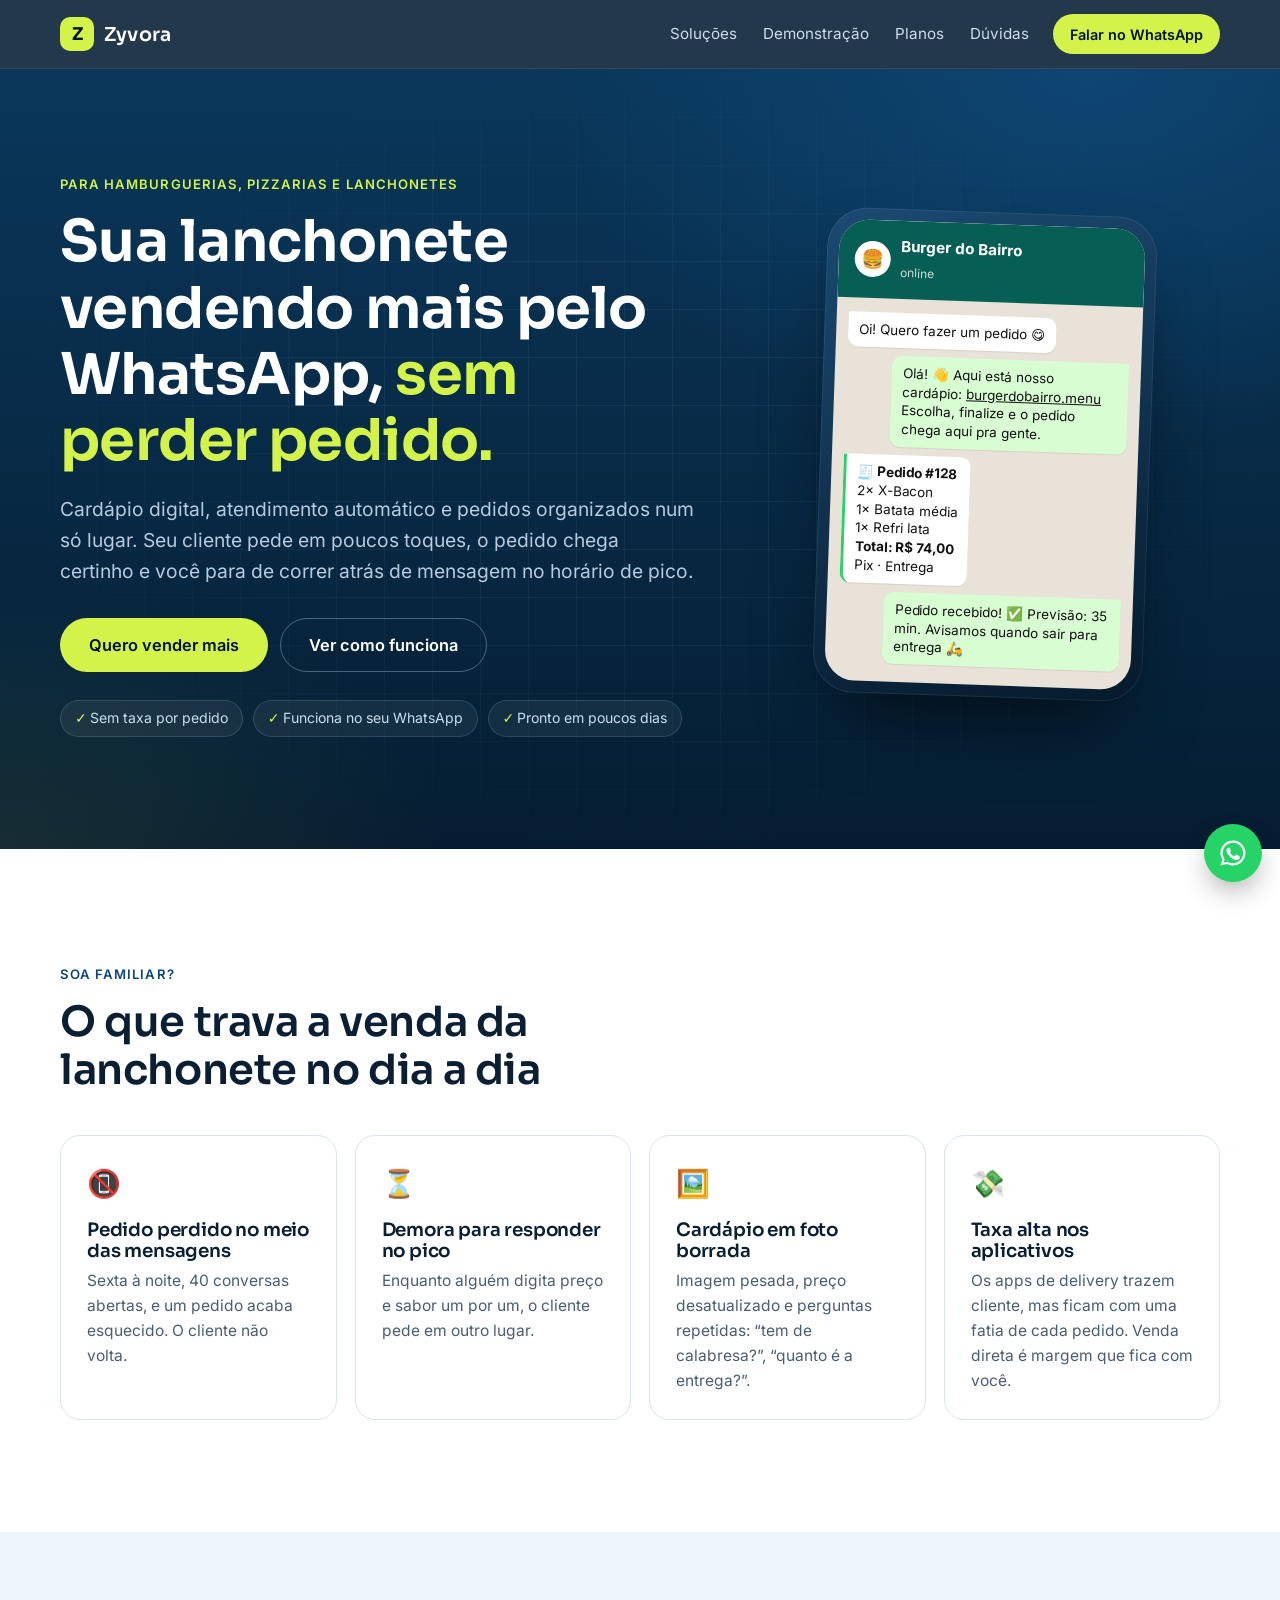
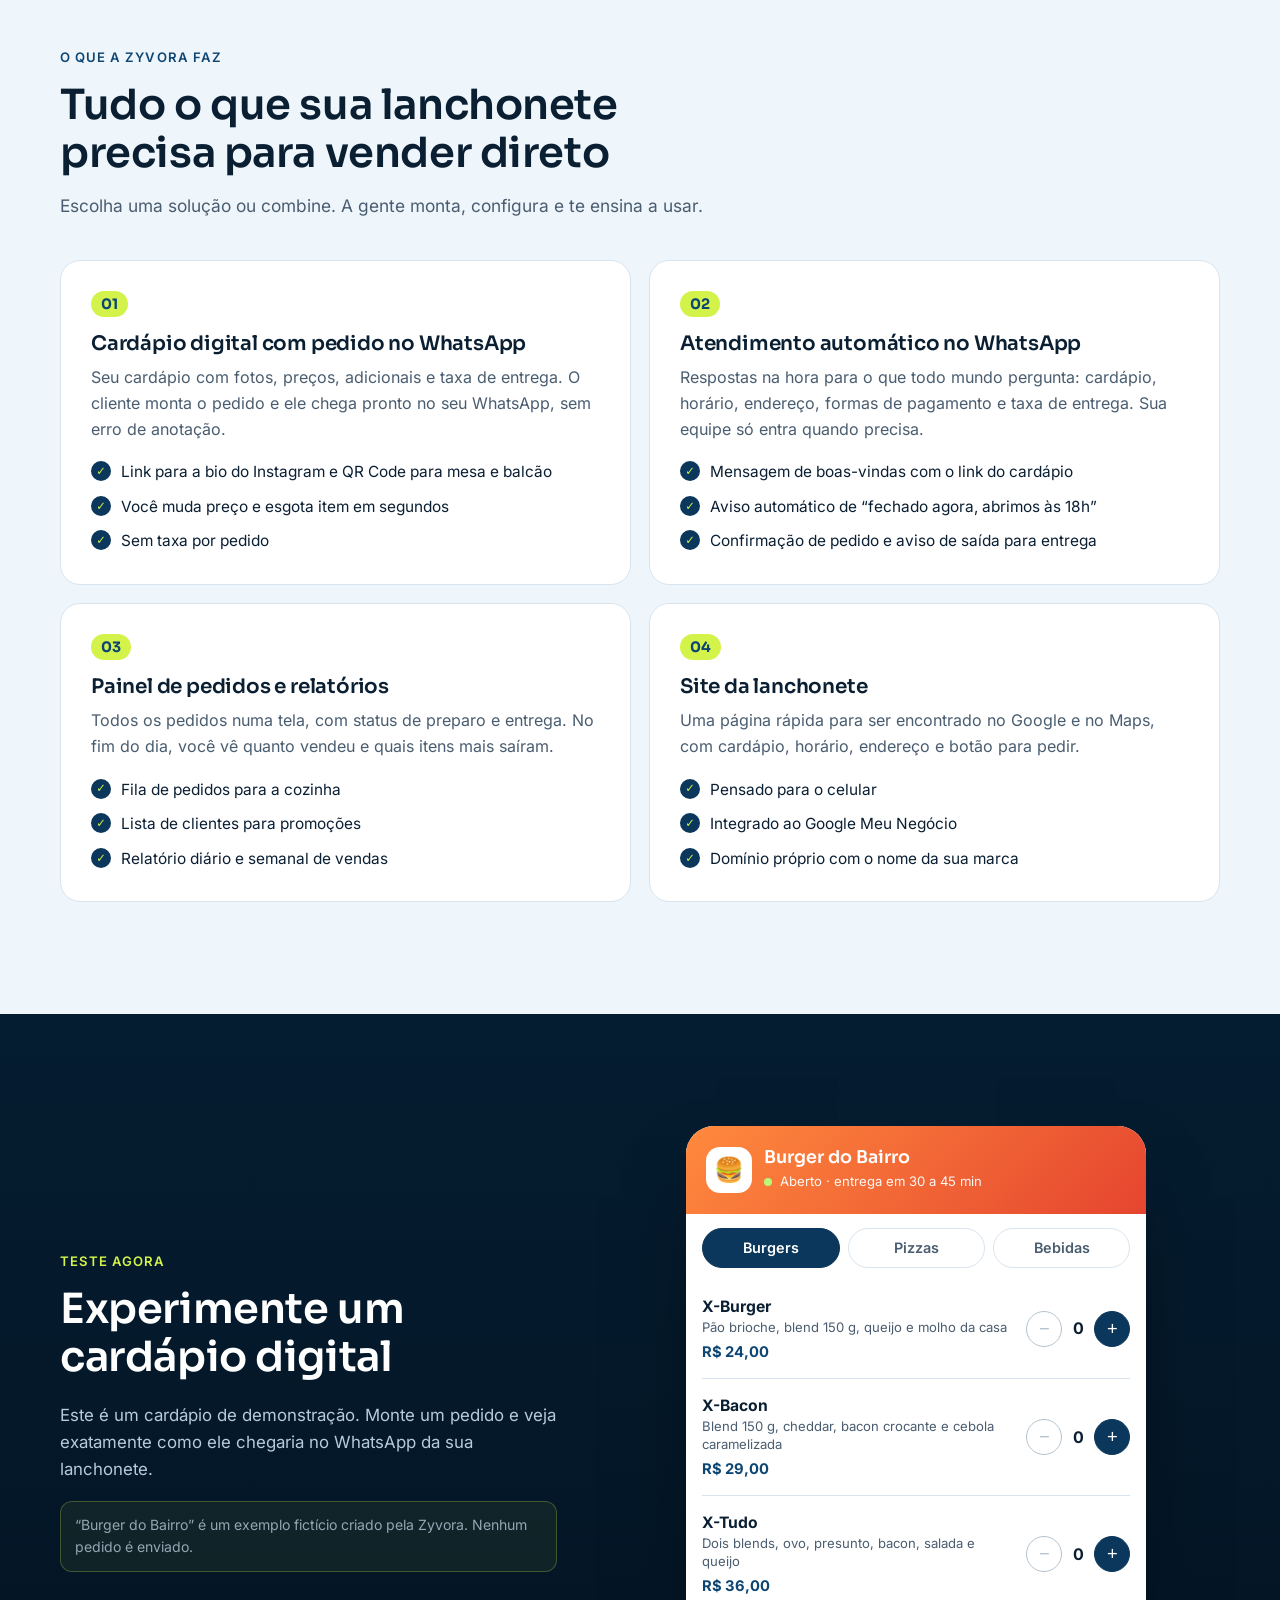
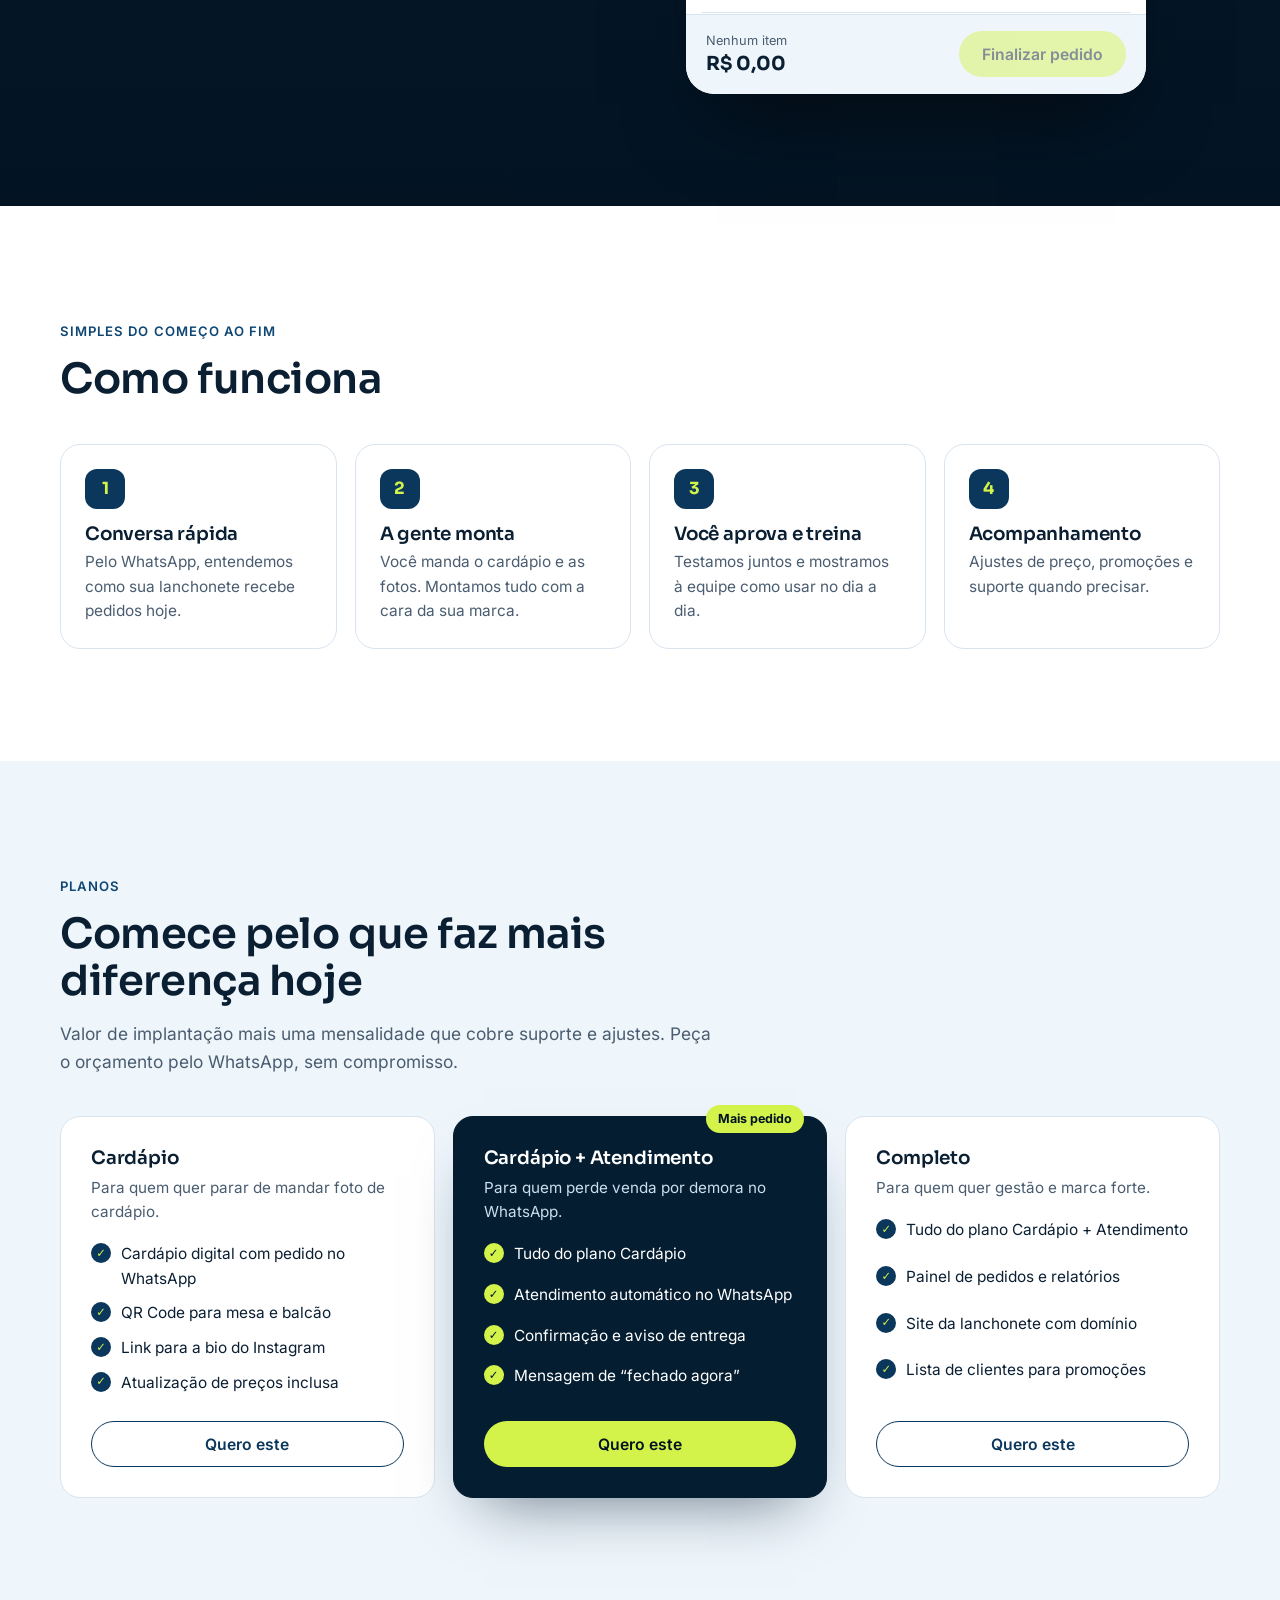
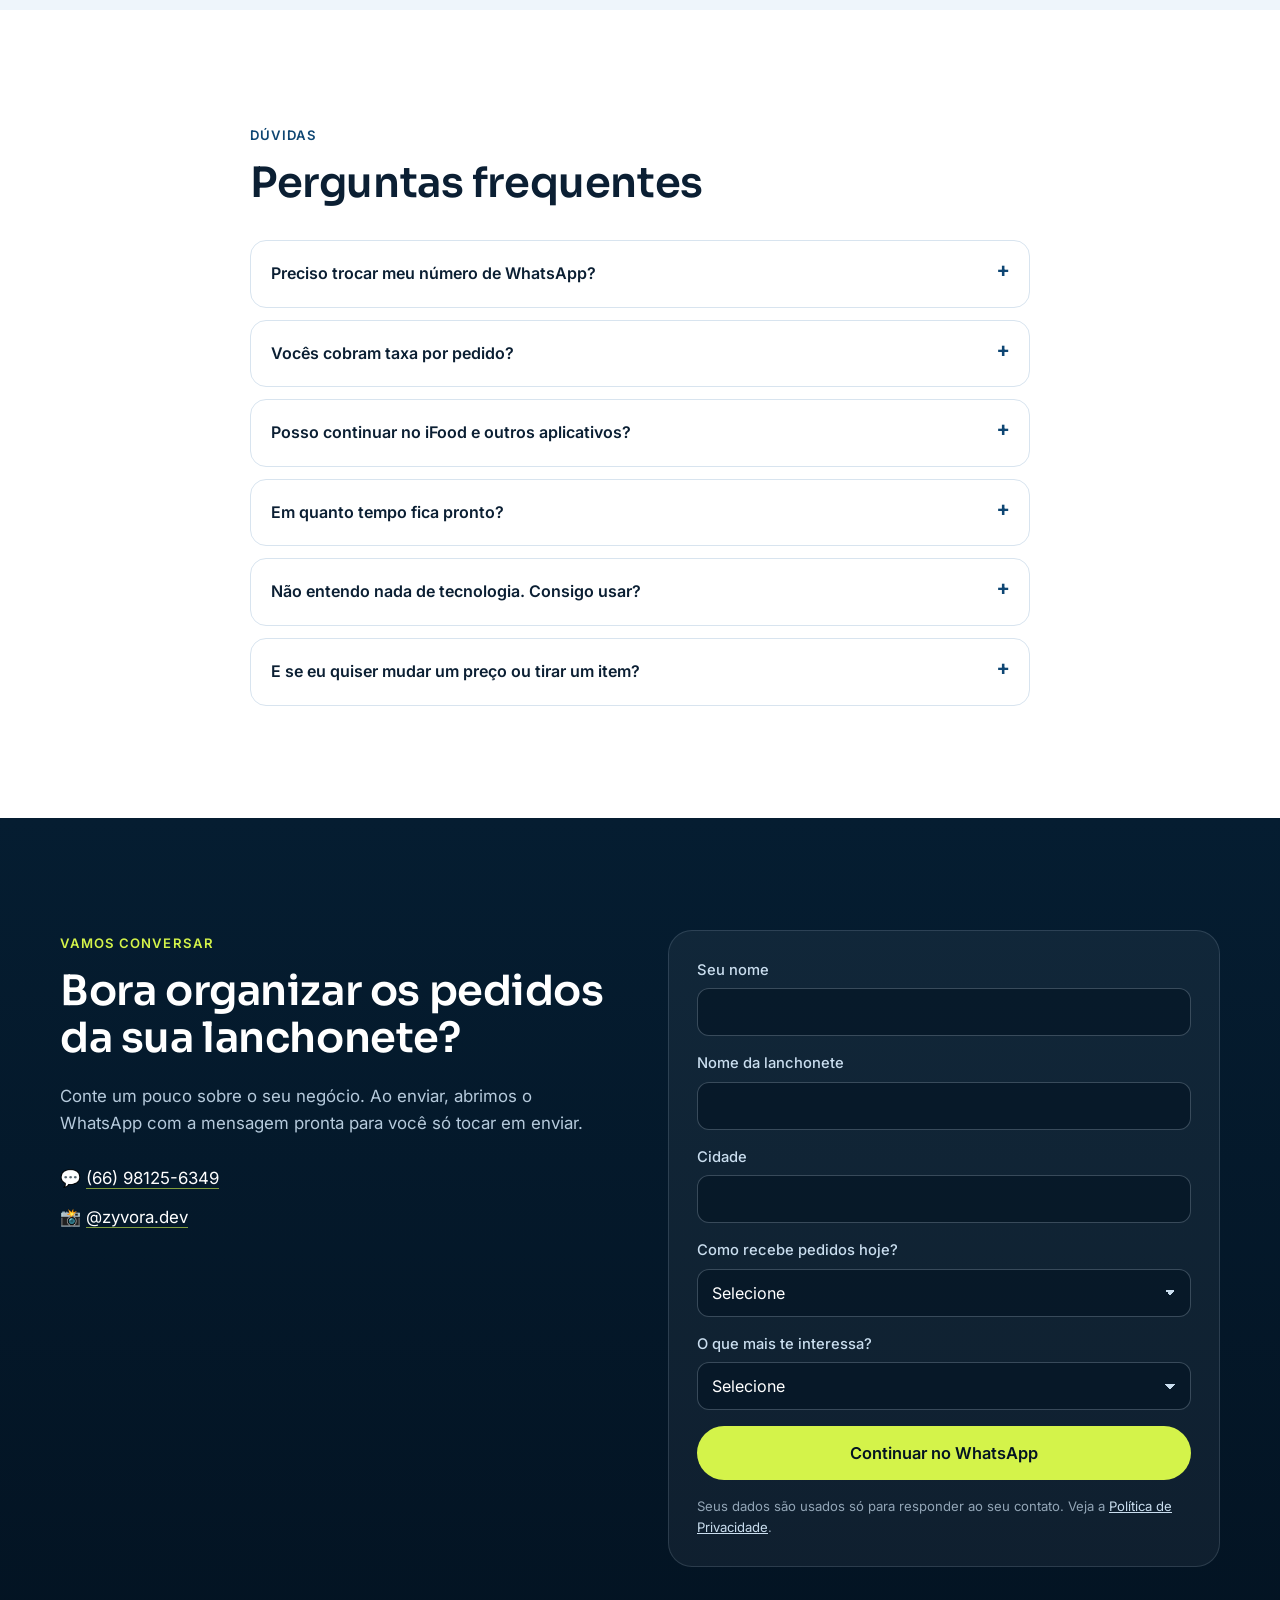
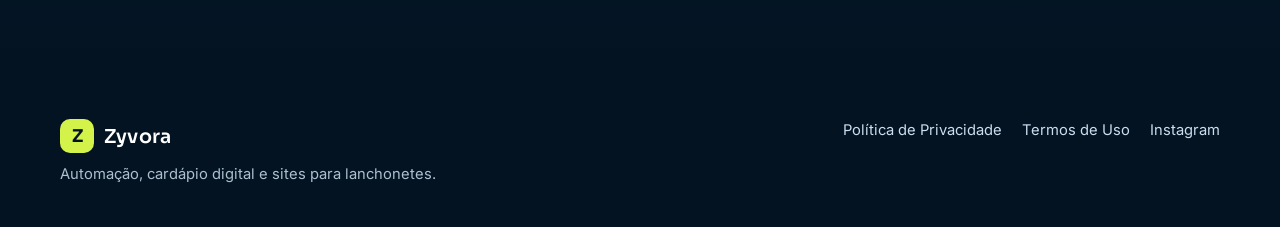
<file: index.html>
<!doctype html>
<html lang="pt-BR">
<head>
  <meta charset="utf-8">
  <meta name="viewport" content="width=device-width, initial-scale=1, viewport-fit=cover">
  <title>Zyvora · Automação e cardápio digital para lanchonetes</title>
  <meta name="description" content="A Zyvora organiza os pedidos da sua lanchonete: cardápio digital com pedido pelo WhatsApp, atendimento automático e painel de pedidos. Menos pedido perdido, mais venda direta.">
  <meta name="theme-color" content="#051d31">
  <meta property="og:title" content="Zyvora · Sua lanchonete vendendo mais pelo WhatsApp">
  <meta property="og:description" content="Cardápio digital, atendimento automático e pedidos organizados para hamburguerias, pizzarias e lanchonetes.">
  <meta property="og:type" content="website">
  <meta property="og:locale" content="pt_BR">
  <link rel="icon" href="assets/favicon.svg" type="image/svg+xml">
  <link rel="preload" href="assets/fonts/sora-latin.woff2" as="font" type="font/woff2" crossorigin>
  <link rel="preload" href="assets/fonts/inter-latin.woff2" as="font" type="font/woff2" crossorigin>
  <link rel="stylesheet" href="assets/styles.css">
</head>
<body>
  <a class="skip" href="#conteudo">Pular para o conteúdo</a>

  <header class="topbar" id="topo">
    <div class="wrap topbar__inner">
      <a class="brand" href="#topo" aria-label="Zyvora, voltar ao início">
        <span class="brand__mark" aria-hidden="true">Z</span>
        <span class="brand__name">Zyvora</span>
      </a>
      <nav class="nav" aria-label="Principal">
        <a href="#solucoes">Soluções</a>
        <a href="#demo">Demonstração</a>
        <a href="#planos">Planos</a>
        <a href="#duvidas">Dúvidas</a>
      </nav>
      <a class="btn btn--lime btn--sm" data-wa="Olá, Zyvora! Tenho uma lanchonete e quero saber mais." href="#contato">Falar no WhatsApp</a>
    </div>
  </header>

  <main id="conteudo">
    <!-- HERO -->
    <section class="hero on-dark">
      <div class="hero__bg" aria-hidden="true"></div>
      <div class="wrap hero__grid">
        <div>
          <p class="eyebrow">Para hamburguerias, pizzarias e lanchonetes</p>
          <h1>Sua lanchonete vendendo mais pelo WhatsApp, <span class="hl">sem perder pedido.</span></h1>
          <p class="lead">Cardápio digital, atendimento automático e pedidos organizados num só lugar. Seu cliente pede em poucos toques, o pedido chega certinho e você para de correr atrás de mensagem no horário de pico.</p>
          <div class="hero__cta">
            <a class="btn btn--lime btn--lg" data-wa="Olá, Zyvora! Quero organizar os pedidos da minha lanchonete." href="#contato">Quero vender mais</a>
            <a class="btn btn--ghost btn--lg" href="#demo">Ver como funciona</a>
          </div>
          <ul class="hero__chips" aria-label="Destaques">
            <li>Sem taxa por pedido</li>
            <li>Funciona no seu WhatsApp</li>
            <li>Pronto em poucos dias</li>
          </ul>
        </div>

        <div class="phone" aria-hidden="true">
          <div class="phone__screen">
            <div class="chat__head">
              <span class="chat__avatar">🍔</span>
              <div><strong>Burger do Bairro</strong><small>online</small></div>
            </div>
            <div class="chat">
              <p class="msg msg--in">Oi! Quero fazer um pedido 😋</p>
              <p class="msg msg--out">Olá! 👋 Aqui está nosso cardápio: <u>burgerdobairro.menu</u><br>Escolha, finalize e o pedido chega aqui pra gente.</p>
              <p class="msg msg--in msg--order"><strong>🧾 Pedido #128</strong><br>2× X-Bacon<br>1× Batata média<br>1× Refri lata<br><strong>Total: R$ 74,00</strong><br>Pix · Entrega</p>
              <p class="msg msg--out">Pedido recebido! ✅ Previsão: 35 min. Avisamos quando sair para entrega 🛵</p>
            </div>
          </div>
        </div>
      </div>
    </section>

    <!-- PROBLEMAS -->
    <section class="section">
      <div class="wrap">
        <p class="eyebrow eyebrow--dark">Soa familiar?</p>
        <h2>O que trava a venda da lanchonete no dia a dia</h2>
        <div class="grid grid--4">
          <article class="card">
            <span class="card__icon" aria-hidden="true">📵</span>
            <h3>Pedido perdido no meio das mensagens</h3>
            <p>Sexta à noite, 40 conversas abertas, e um pedido acaba esquecido. O cliente não volta.</p>
          </article>
          <article class="card">
            <span class="card__icon" aria-hidden="true">⏳</span>
            <h3>Demora para responder no pico</h3>
            <p>Enquanto alguém digita preço e sabor um por um, o cliente pede em outro lugar.</p>
          </article>
          <article class="card">
            <span class="card__icon" aria-hidden="true">🖼️</span>
            <h3>Cardápio em foto borrada</h3>
            <p>Imagem pesada, preço desatualizado e perguntas repetidas: “tem de calabresa?”, “quanto é a entrega?”.</p>
          </article>
          <article class="card">
            <span class="card__icon" aria-hidden="true">💸</span>
            <h3>Taxa alta nos aplicativos</h3>
            <p>Os apps de delivery trazem cliente, mas ficam com uma fatia de cada pedido. Venda direta é margem que fica com você.</p>
          </article>
        </div>
      </div>
    </section>

    <!-- SOLUÇÕES -->
    <section class="section section--tint" id="solucoes">
      <div class="wrap">
        <p class="eyebrow eyebrow--dark">O que a Zyvora faz</p>
        <h2>Tudo o que sua lanchonete precisa para vender direto</h2>
        <p class="sub">Escolha uma solução ou combine. A gente monta, configura e te ensina a usar.</p>
        <div class="grid grid--2">
          <article class="solution">
            <span class="solution__n">01</span>
            <h3>Cardápio digital com pedido no WhatsApp</h3>
            <p>Seu cardápio com fotos, preços, adicionais e taxa de entrega. O cliente monta o pedido e ele chega pronto no seu WhatsApp, sem erro de anotação.</p>
            <ul class="checks">
              <li>Link para a bio do Instagram e QR Code para mesa e balcão</li>
              <li>Você muda preço e esgota item em segundos</li>
              <li>Sem taxa por pedido</li>
            </ul>
          </article>
          <article class="solution">
            <span class="solution__n">02</span>
            <h3>Atendimento automático no WhatsApp</h3>
            <p>Respostas na hora para o que todo mundo pergunta: cardápio, horário, endereço, formas de pagamento e taxa de entrega. Sua equipe só entra quando precisa.</p>
            <ul class="checks">
              <li>Mensagem de boas-vindas com o link do cardápio</li>
              <li>Aviso automático de “fechado agora, abrimos às 18h”</li>
              <li>Confirmação de pedido e aviso de saída para entrega</li>
            </ul>
          </article>
          <article class="solution">
            <span class="solution__n">03</span>
            <h3>Painel de pedidos e relatórios</h3>
            <p>Todos os pedidos numa tela, com status de preparo e entrega. No fim do dia, você vê quanto vendeu e quais itens mais saíram.</p>
            <ul class="checks">
              <li>Fila de pedidos para a cozinha</li>
              <li>Lista de clientes para promoções</li>
              <li>Relatório diário e semanal de vendas</li>
            </ul>
          </article>
          <article class="solution">
            <span class="solution__n">04</span>
            <h3>Site da lanchonete</h3>
            <p>Uma página rápida para ser encontrado no Google e no Maps, com cardápio, horário, endereço e botão para pedir.</p>
            <ul class="checks">
              <li>Pensado para o celular</li>
              <li>Integrado ao Google Meu Negócio</li>
              <li>Domínio próprio com o nome da sua marca</li>
            </ul>
          </article>
        </div>
      </div>
    </section>

    <!-- DEMO -->
    <section class="section on-dark section--dark" id="demo">
      <div class="wrap demo">
        <div class="demo__text">
          <p class="eyebrow">Teste agora</p>
          <h2>Experimente um cardápio digital</h2>
          <p class="lead lead--sm">Este é um cardápio de demonstração. Monte um pedido e veja exatamente como ele chegaria no WhatsApp da sua lanchonete.</p>
          <p class="note">“Burger do Bairro” é um exemplo fictício criado pela Zyvora. Nenhum pedido é enviado.</p>
        </div>

        <div class="menu" id="menu" aria-label="Cardápio de demonstração">
          <div class="menu__head">
            <span class="menu__logo" aria-hidden="true">🍔</span>
            <div>
              <strong>Burger do Bairro</strong>
              <small><span class="dot" aria-hidden="true"></span> Aberto · entrega em 30 a 45 min</small>
            </div>
          </div>
          <div class="menu__tabs" role="tablist" aria-label="Categorias">
            <button role="tab" aria-selected="true" data-cat="burgers">Burgers</button>
            <button role="tab" aria-selected="false" data-cat="pizzas">Pizzas</button>
            <button role="tab" aria-selected="false" data-cat="bebidas">Bebidas</button>
          </div>
          <ul class="menu__list" id="menu-list"></ul>
          <div class="menu__cart">
            <div>
              <small id="cart-count">Nenhum item</small>
              <strong id="cart-total">R$ 0,00</strong>
            </div>
            <button class="btn btn--lime" id="checkout" disabled>Finalizar pedido</button>
          </div>
        </div>
      </div>
    </section>

    <!-- COMO FUNCIONA -->
    <section class="section">
      <div class="wrap">
        <p class="eyebrow eyebrow--dark">Simples do começo ao fim</p>
        <h2>Como funciona</h2>
        <ol class="steps">
          <li><span>1</span><h3>Conversa rápida</h3><p>Pelo WhatsApp, entendemos como sua lanchonete recebe pedidos hoje.</p></li>
          <li><span>2</span><h3>A gente monta</h3><p>Você manda o cardápio e as fotos. Montamos tudo com a cara da sua marca.</p></li>
          <li><span>3</span><h3>Você aprova e treina</h3><p>Testamos juntos e mostramos à equipe como usar no dia a dia.</p></li>
          <li><span>4</span><h3>Acompanhamento</h3><p>Ajustes de preço, promoções e suporte quando precisar.</p></li>
        </ol>
      </div>
    </section>

    <!-- PLANOS -->
    <section class="section section--tint" id="planos">
      <div class="wrap">
        <p class="eyebrow eyebrow--dark">Planos</p>
        <h2>Comece pelo que faz mais diferença hoje</h2>
        <p class="sub">Valor de implantação mais uma mensalidade que cobre suporte e ajustes. Peça o orçamento pelo WhatsApp, sem compromisso.</p>
        <div class="grid grid--3">
          <article class="plan">
            <h3>Cardápio</h3>
            <p class="plan__for">Para quem quer parar de mandar foto de cardápio.</p>
            <ul class="checks">
              <li>Cardápio digital com pedido no WhatsApp</li>
              <li>QR Code para mesa e balcão</li>
              <li>Link para a bio do Instagram</li>
              <li>Atualização de preços inclusa</li>
            </ul>
            <a class="btn btn--outline" data-wa="Olá, Zyvora! Quero saber o valor do plano Cardápio." href="#contato">Quero este</a>
          </article>
          <article class="plan plan--featured">
            <span class="plan__badge">Mais pedido</span>
            <h3>Cardápio + Atendimento</h3>
            <p class="plan__for">Para quem perde venda por demora no WhatsApp.</p>
            <ul class="checks">
              <li>Tudo do plano Cardápio</li>
              <li>Atendimento automático no WhatsApp</li>
              <li>Confirmação e aviso de entrega</li>
              <li>Mensagem de “fechado agora”</li>
            </ul>
            <a class="btn btn--lime" data-wa="Olá, Zyvora! Quero saber o valor do plano Cardápio + Atendimento." href="#contato">Quero este</a>
          </article>
          <article class="plan">
            <h3>Completo</h3>
            <p class="plan__for">Para quem quer gestão e marca forte.</p>
            <ul class="checks">
              <li>Tudo do plano Cardápio + Atendimento</li>
              <li>Painel de pedidos e relatórios</li>
              <li>Site da lanchonete com domínio</li>
              <li>Lista de clientes para promoções</li>
            </ul>
            <a class="btn btn--outline" data-wa="Olá, Zyvora! Quero saber o valor do plano Completo." href="#contato">Quero este</a>
          </article>
        </div>
      </div>
    </section>

    <!-- DÚVIDAS -->
    <section class="section" id="duvidas">
      <div class="wrap wrap--narrow">
        <p class="eyebrow eyebrow--dark">Dúvidas</p>
        <h2>Perguntas frequentes</h2>
        <div class="faq">
          <details>
            <summary>Preciso trocar meu número de WhatsApp?</summary>
            <p>Não. Os pedidos chegam no número que sua lanchonete já usa. Recomendamos o WhatsApp Business, que é gratuito.</p>
          </details>
          <details>
            <summary>Vocês cobram taxa por pedido?</summary>
            <p>Não. Você paga a implantação e uma mensalidade fixa. Cada pedido que entra é todo seu.</p>
          </details>
          <details>
            <summary>Posso continuar no iFood e outros aplicativos?</summary>
            <p>Pode. Muitas lanchonetes usam os apps para conhecer clientes novos e o cardápio próprio para quem já é cliente pedir direto, sem taxa.</p>
          </details>
          <details>
            <summary>Em quanto tempo fica pronto?</summary>
            <p>O cardápio digital costuma ficar pronto em poucos dias depois que recebemos o cardápio e as fotos. Automação e painel levam um pouco mais. O prazo exato vai na proposta.</p>
          </details>
          <details>
            <summary>Não entendo nada de tecnologia. Consigo usar?</summary>
            <p>Consegue. A gente configura tudo e ensina sua equipe. No dia a dia, é só abrir o WhatsApp e o painel no celular.</p>
          </details>
          <details>
            <summary>E se eu quiser mudar um preço ou tirar um item?</summary>
            <p>Você mesmo muda em segundos, ou manda pra gente pelo WhatsApp e atualizamos para você.</p>
          </details>
        </div>
      </div>
    </section>

    <!-- CONTATO -->
    <section class="section on-dark section--dark" id="contato">
      <div class="wrap contact">
        <div>
          <p class="eyebrow">Vamos conversar</p>
          <h2>Bora organizar os pedidos da sua lanchonete?</h2>
          <p class="lead lead--sm">Conte um pouco sobre o seu negócio. Ao enviar, abrimos o WhatsApp com a mensagem pronta para você só tocar em enviar.</p>
          <ul class="contact__list">
            <li><span aria-hidden="true">💬</span> <a data-wa="Olá, Zyvora!" href="#contato" id="wa-display">WhatsApp</a></li>
            <li><span aria-hidden="true">📸</span> <a href="https://instagram.com/zyvora.dev" target="_blank" rel="noopener">@zyvora.dev</a></li>
          </ul>
        </div>

        <form class="form" id="lead-form" novalidate>
          <label>Seu nome
            <input name="nome" autocomplete="name" required minlength="2" maxlength="80">
          </label>
          <label>Nome da lanchonete
            <input name="lanchonete" autocomplete="organization" required maxlength="100">
          </label>
          <label>Cidade
            <input name="cidade" autocomplete="address-level2" required maxlength="80">
          </label>
          <label>Como recebe pedidos hoje?
            <select name="hoje" required>
              <option value="">Selecione</option>
              <option>Só pelo WhatsApp</option>
              <option>WhatsApp e iFood/aplicativos</option>
              <option>Telefone e balcão</option>
              <option>Ainda vou abrir</option>
            </select>
          </label>
          <label>O que mais te interessa?
            <select name="interesse" required>
              <option value="">Selecione</option>
              <option>Cardápio digital</option>
              <option>Atendimento automático</option>
              <option>Painel de pedidos</option>
              <option>Site da lanchonete</option>
              <option>Ainda não sei, quero conversar</option>
            </select>
          </label>
          <p class="form__error" id="form-error" role="alert" hidden>Preencha todos os campos para continuar.</p>
          <button class="btn btn--lime btn--lg" type="submit">Continuar no WhatsApp</button>
          <p class="form__fine">Seus dados são usados só para responder ao seu contato. Veja a <a href="politica-de-privacidade.html">Política de Privacidade</a>.</p>
        </form>
      </div>
    </section>
  </main>

  <footer class="footer">
    <div class="wrap footer__inner">
      <div>
        <a class="brand" href="#topo"><span class="brand__mark" aria-hidden="true">Z</span><span class="brand__name">Zyvora</span></a>
        <p>Automação, cardápio digital e sites para lanchonetes.</p>
        <p class="footer__legal" id="legal-line"></p>
      </div>
      <nav aria-label="Rodapé">
        <a href="politica-de-privacidade.html">Política de Privacidade</a>
        <a href="termos-de-uso.html">Termos de Uso</a>
        <a href="https://instagram.com/zyvora.dev" target="_blank" rel="noopener">Instagram</a>
      </nav>
    </div>
  </footer>

  <a class="wa-float" data-wa="Olá, Zyvora! Vim pelo site." href="#contato" aria-label="Falar com a Zyvora no WhatsApp">
    <svg viewBox="0 0 24 24" aria-hidden="true"><path fill="currentColor" d="M12 2a10 10 0 0 0-8.6 15.1L2 22l5-1.3A10 10 0 1 0 12 2Zm0 18.2a8.2 8.2 0 0 1-4.2-1.1l-.3-.2-3 .8.8-2.9-.2-.3A8.2 8.2 0 1 1 12 20.2Zm4.5-6.1c-.2-.1-1.5-.7-1.7-.8-.2-.1-.4-.1-.6.1l-.8 1c-.1.2-.3.2-.5.1a6.7 6.7 0 0 1-3.3-2.9c-.3-.4.2-.4.7-1.3.1-.2 0-.3 0-.4l-.8-1.8c-.2-.5-.4-.4-.6-.4h-.5a1 1 0 0 0-.7.3 3 3 0 0 0-.9 2.2 5.2 5.2 0 0 0 1.1 2.7 11.8 11.8 0 0 0 4.5 4c1.7.7 2.3.8 3.2.6.5-.1 1.5-.6 1.7-1.2.2-.6.2-1.1.2-1.2-.1-.1-.3-.2-.5-.3Z"/></svg>
  </a>

  <div class="modal" id="order-modal" hidden>
    <div class="modal__box" role="dialog" aria-modal="true" aria-labelledby="modal-title">
      <h3 id="modal-title">É assim que o pedido chega no seu WhatsApp</h3>
      <pre class="modal__msg" id="order-preview"></pre>
      <p class="modal__note">Sem digitar nada, sem erro de anotação. Quer isso na sua lanchonete?</p>
      <div class="modal__actions">
        <a class="btn btn--lime" data-wa="Olá, Zyvora! Testei o cardápio de demonstração e quero um para a minha lanchonete." href="#contato">Quero um cardápio assim</a>
        <button class="btn btn--outline" id="modal-close" type="button">Fechar</button>
      </div>
    </div>
  </div>

  <script src="assets/config.js"></script>
  <script src="assets/main.js"></script>
</body>
</html>
</file>
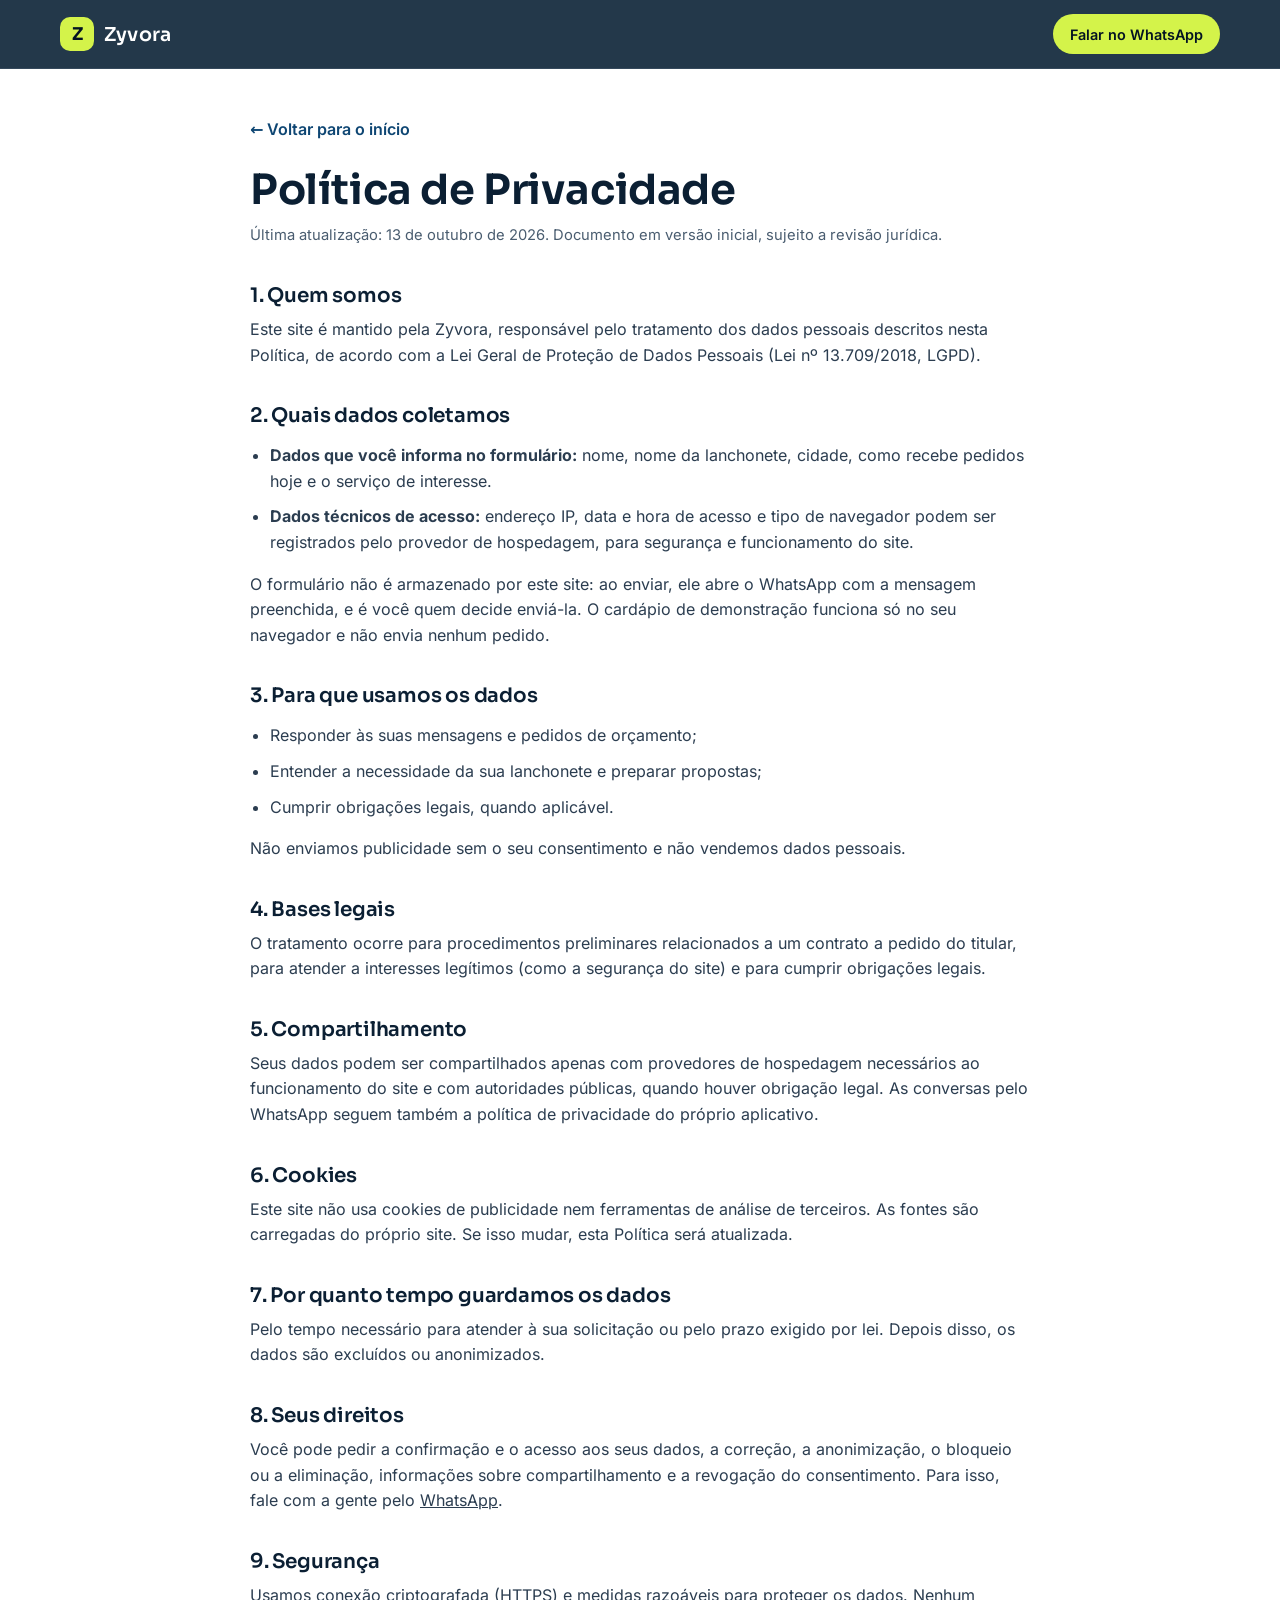
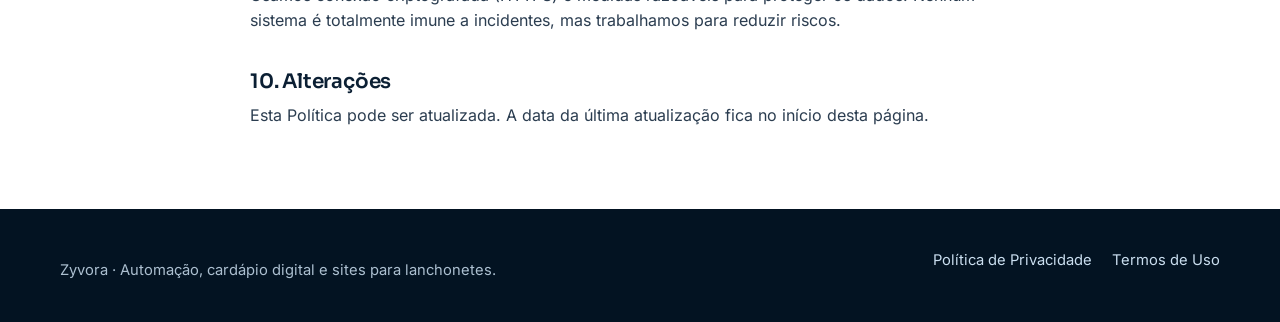
<file: politica-de-privacidade.html>
<!doctype html>
<html lang="pt-BR">
<head>
  <meta charset="utf-8">
  <meta name="viewport" content="width=device-width, initial-scale=1, viewport-fit=cover">
  <title>Política de Privacidade · Zyvora</title>
  <meta name="description" content="Como a Zyvora trata os dados enviados por este site.">
  <meta name="theme-color" content="#051d31">
  <link rel="icon" href="assets/favicon.svg" type="image/svg+xml">
  <link rel="stylesheet" href="assets/styles.css">
</head>
<body>
  <header class="topbar">
    <div class="wrap topbar__inner">
      <a class="brand" href="index.html" aria-label="Zyvora, ir para a página inicial"><span class="brand__mark" aria-hidden="true">Z</span><span class="brand__name">Zyvora</span></a>
      <a class="btn btn--lime btn--sm" style="margin-left:auto" data-wa="Olá, Zyvora!" href="index.html#contato">Falar no WhatsApp</a>
    </div>
  </header>
  <main class="legal">
    <div class="wrap wrap--narrow">
      <a class="back" href="index.html">← Voltar para o início</a>
      <h1>Política de Privacidade</h1>
      <p class="updated">Última atualização: 13 de outubro de 2026. Documento em versão inicial, sujeito a revisão jurídica.</p>
      <h2>1. Quem somos</h2>
      <p>Este site é mantido pela Zyvora, responsável pelo tratamento dos dados pessoais descritos nesta Política, de acordo com a Lei Geral de Proteção de Dados Pessoais (Lei nº 13.709/2018, LGPD).</p>
      <h2>2. Quais dados coletamos</h2>
      <ul>
        <li><strong>Dados que você informa no formulário:</strong> nome, nome da lanchonete, cidade, como recebe pedidos hoje e o serviço de interesse.</li>
        <li><strong>Dados técnicos de acesso:</strong> endereço IP, data e hora de acesso e tipo de navegador podem ser registrados pelo provedor de hospedagem, para segurança e funcionamento do site.</li>
      </ul>
      <p>O formulário não é armazenado por este site: ao enviar, ele abre o WhatsApp com a mensagem preenchida, e é você quem decide enviá-la. O cardápio de demonstração funciona só no seu navegador e não envia nenhum pedido.</p>
      <h2>3. Para que usamos os dados</h2>
      <ul>
        <li>Responder às suas mensagens e pedidos de orçamento;</li>
        <li>Entender a necessidade da sua lanchonete e preparar propostas;</li>
        <li>Cumprir obrigações legais, quando aplicável.</li>
      </ul>
      <p>Não enviamos publicidade sem o seu consentimento e não vendemos dados pessoais.</p>
      <h2>4. Bases legais</h2>
      <p>O tratamento ocorre para procedimentos preliminares relacionados a um contrato a pedido do titular, para atender a interesses legítimos (como a segurança do site) e para cumprir obrigações legais.</p>
      <h2>5. Compartilhamento</h2>
      <p>Seus dados podem ser compartilhados apenas com provedores de hospedagem necessários ao funcionamento do site e com autoridades públicas, quando houver obrigação legal. As conversas pelo WhatsApp seguem também a política de privacidade do próprio aplicativo.</p>
      <h2>6. Cookies</h2>
      <p>Este site não usa cookies de publicidade nem ferramentas de análise de terceiros. As fontes são carregadas do próprio site. Se isso mudar, esta Política será atualizada.</p>
      <h2>7. Por quanto tempo guardamos os dados</h2>
      <p>Pelo tempo necessário para atender à sua solicitação ou pelo prazo exigido por lei. Depois disso, os dados são excluídos ou anonimizados.</p>
      <h2>8. Seus direitos</h2>
      <p>Você pode pedir a confirmação e o acesso aos seus dados, a correção, a anonimização, o bloqueio ou a eliminação, informações sobre compartilhamento e a revogação do consentimento. Para isso, fale com a gente pelo <a data-wa="Olá, Zyvora! Quero falar sobre meus dados pessoais (LGPD)." href="index.html#contato">WhatsApp</a>.</p>
      <h2>9. Segurança</h2>
      <p>Usamos conexão criptografada (HTTPS) e medidas razoáveis para proteger os dados. Nenhum sistema é totalmente imune a incidentes, mas trabalhamos para reduzir riscos.</p>
      <h2>10. Alterações</h2>
      <p>Esta Política pode ser atualizada. A data da última atualização fica no início desta página.</p>
    </div>
  </main>
  <footer class="footer">
    <div class="wrap footer__inner">
      <div><p>Zyvora · Automação, cardápio digital e sites para lanchonetes.</p><p class="footer__legal" id="legal-line"></p></div>
      <nav aria-label="Rodapé"><a href="politica-de-privacidade.html">Política de Privacidade</a><a href="termos-de-uso.html">Termos de Uso</a></nav>
    </div>
  </footer>
  <script src="assets/config.js"></script>
  <script src="assets/main.js"></script>
</body>
</html>
</file>
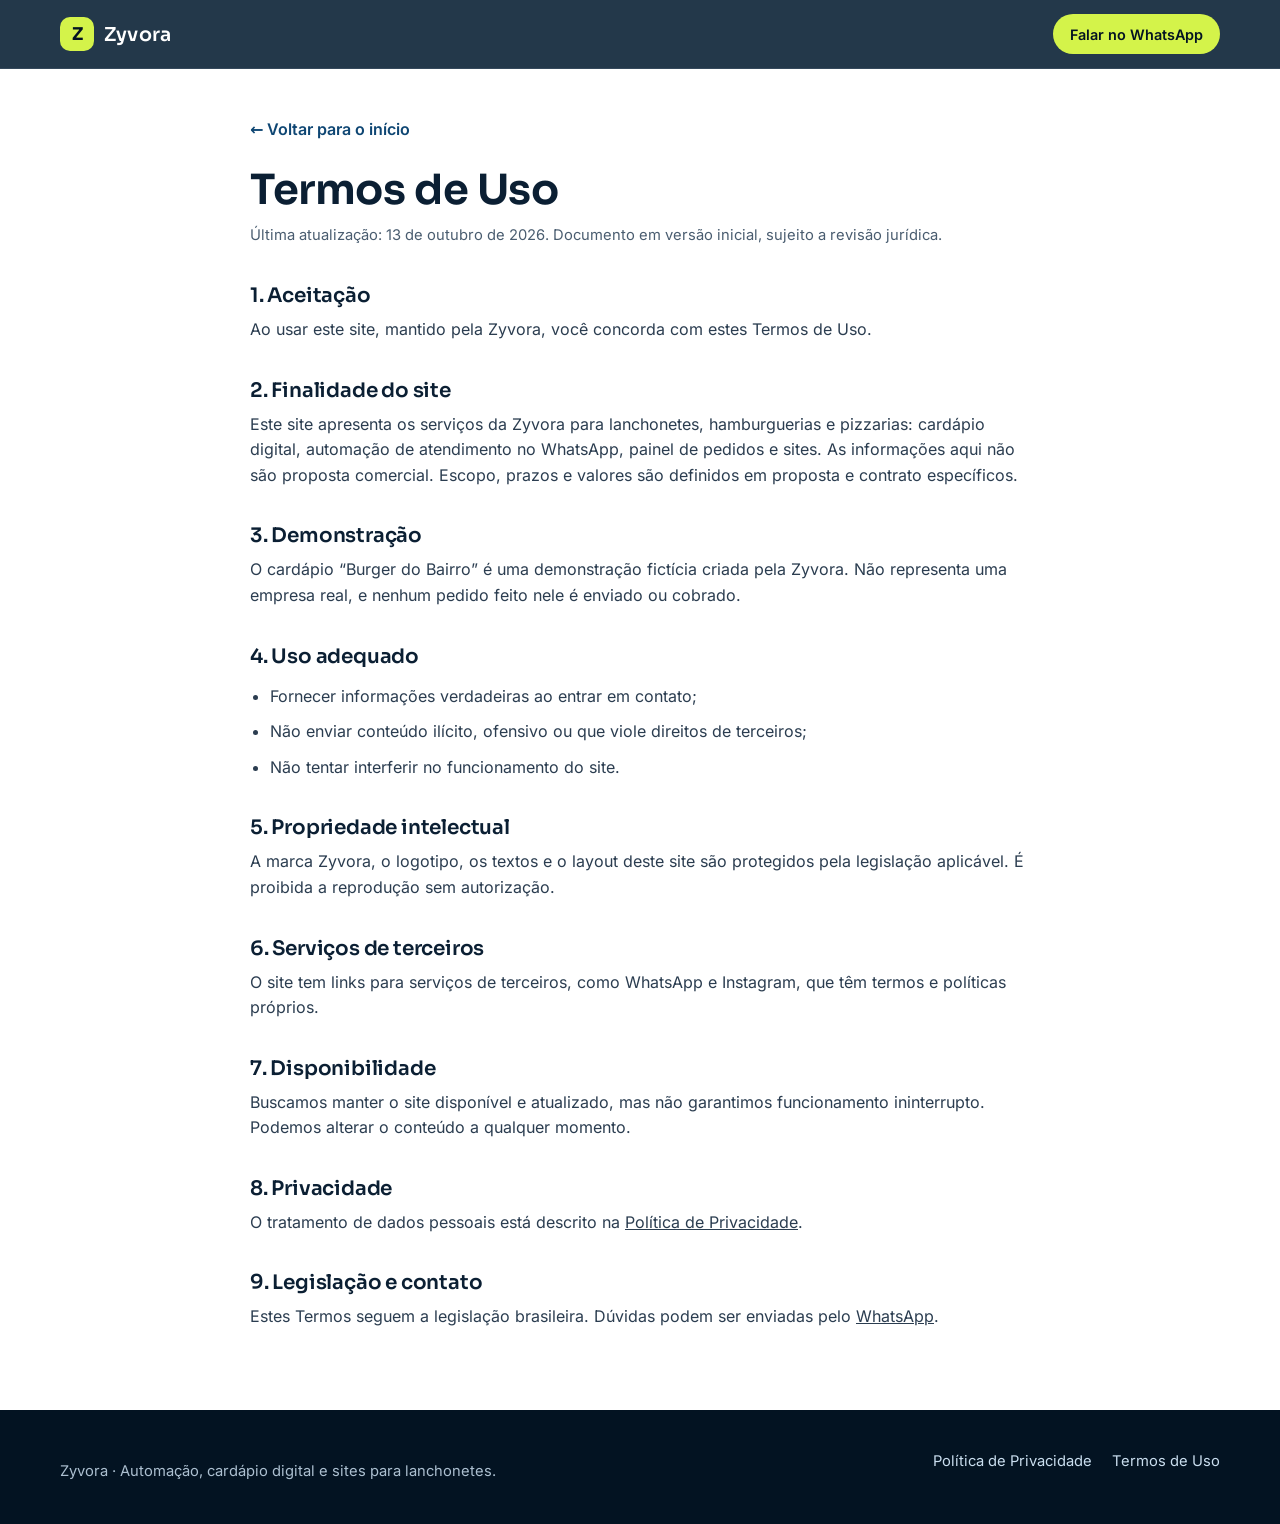
<file: termos-de-uso.html>
<!doctype html>
<html lang="pt-BR">
<head>
  <meta charset="utf-8">
  <meta name="viewport" content="width=device-width, initial-scale=1, viewport-fit=cover">
  <title>Termos de Uso · Zyvora</title>
  <meta name="description" content="Condições gerais de uso do site da Zyvora.">
  <meta name="theme-color" content="#051d31">
  <link rel="icon" href="assets/favicon.svg" type="image/svg+xml">
  <link rel="stylesheet" href="assets/styles.css">
</head>
<body>
  <header class="topbar">
    <div class="wrap topbar__inner">
      <a class="brand" href="index.html" aria-label="Zyvora, ir para a página inicial"><span class="brand__mark" aria-hidden="true">Z</span><span class="brand__name">Zyvora</span></a>
      <a class="btn btn--lime btn--sm" style="margin-left:auto" data-wa="Olá, Zyvora!" href="index.html#contato">Falar no WhatsApp</a>
    </div>
  </header>
  <main class="legal">
    <div class="wrap wrap--narrow">
      <a class="back" href="index.html">← Voltar para o início</a>
      <h1>Termos de Uso</h1>
      <p class="updated">Última atualização: 13 de outubro de 2026. Documento em versão inicial, sujeito a revisão jurídica.</p>
      <h2>1. Aceitação</h2>
      <p>Ao usar este site, mantido pela Zyvora, você concorda com estes Termos de Uso.</p>
      <h2>2. Finalidade do site</h2>
      <p>Este site apresenta os serviços da Zyvora para lanchonetes, hamburguerias e pizzarias: cardápio digital, automação de atendimento no WhatsApp, painel de pedidos e sites. As informações aqui não são proposta comercial. Escopo, prazos e valores são definidos em proposta e contrato específicos.</p>
      <h2>3. Demonstração</h2>
      <p>O cardápio “Burger do Bairro” é uma demonstração fictícia criada pela Zyvora. Não representa uma empresa real, e nenhum pedido feito nele é enviado ou cobrado.</p>
      <h2>4. Uso adequado</h2>
      <ul>
        <li>Fornecer informações verdadeiras ao entrar em contato;</li>
        <li>Não enviar conteúdo ilícito, ofensivo ou que viole direitos de terceiros;</li>
        <li>Não tentar interferir no funcionamento do site.</li>
      </ul>
      <h2>5. Propriedade intelectual</h2>
      <p>A marca Zyvora, o logotipo, os textos e o layout deste site são protegidos pela legislação aplicável. É proibida a reprodução sem autorização.</p>
      <h2>6. Serviços de terceiros</h2>
      <p>O site tem links para serviços de terceiros, como WhatsApp e Instagram, que têm termos e políticas próprios.</p>
      <h2>7. Disponibilidade</h2>
      <p>Buscamos manter o site disponível e atualizado, mas não garantimos funcionamento ininterrupto. Podemos alterar o conteúdo a qualquer momento.</p>
      <h2>8. Privacidade</h2>
      <p>O tratamento de dados pessoais está descrito na <a href="politica-de-privacidade.html">Política de Privacidade</a>.</p>
      <h2>9. Legislação e contato</h2>
      <p>Estes Termos seguem a legislação brasileira. Dúvidas podem ser enviadas pelo <a data-wa="Olá, Zyvora! Tenho uma dúvida sobre os Termos de Uso." href="index.html#contato">WhatsApp</a>.</p>
    </div>
  </main>
  <footer class="footer">
    <div class="wrap footer__inner">
      <div><p>Zyvora · Automação, cardápio digital e sites para lanchonetes.</p><p class="footer__legal" id="legal-line"></p></div>
      <nav aria-label="Rodapé"><a href="politica-de-privacidade.html">Política de Privacidade</a><a href="termos-de-uso.html">Termos de Uso</a></nav>
    </div>
  </footer>
  <script src="assets/config.js"></script>
  <script src="assets/main.js"></script>
</body>
</html>
</file>
<file: assets/styles.css>
@font-face {
  font-family: "Inter";
  src: url("fonts/inter-latin.woff2") format("woff2");
  font-weight: 100 900;
  font-display: swap;
  unicode-range: U+0000-00FF, U+0131, U+0152-0153, U+02BB-02BC, U+02C6, U+02DA, U+02DC, U+2000-206F, U+20AC, U+2122, U+2191, U+2193, U+2212, U+2215, U+FEFF, U+FFFD;
}
@font-face {
  font-family: "Inter";
  src: url("fonts/inter-latin-ext.woff2") format("woff2");
  font-weight: 100 900;
  font-display: swap;
  unicode-range: U+0100-02AF, U+0304, U+0308, U+0329, U+1E00-1E9F, U+1EF2-1EFF, U+2020, U+20A0-20AB, U+20AD-20C0, U+2113, U+2C60-2C7F, U+A720-A7FF;
}
@font-face {
  font-family: "Sora";
  src: url("fonts/sora-latin.woff2") format("woff2");
  font-weight: 100 800;
  font-display: swap;
}

:root {
  --deep: #0a375b;
  --deep-600: #0e4673;
  --deep-800: #072a46;
  --deep-900: #051d31;
  --deep-950: #031322;
  --sky: #cadeef;
  --sky-50: #eef5fb;
  --lime: #d4f34a;
  --lime-soft: #e3fa7e;
  --ink: #0b1f33;
  --muted: #4a5d70;
  --line: #d8e4ef;
  --surface: #ffffff;
  --radius: 20px;
  --font: "Inter", ui-sans-serif, system-ui, -apple-system, "Segoe UI", sans-serif;
  --display: "Sora", "Inter", ui-sans-serif, system-ui, sans-serif;
}

*, *::before, *::after { box-sizing: border-box; }
html { scroll-behavior: smooth; scroll-padding-top: 80px; -webkit-text-size-adjust: 100%; }
@media (prefers-reduced-motion: reduce) { html { scroll-behavior: auto; } }
body { margin: 0; font: 16px/1.6 var(--font); color: var(--ink); background: var(--surface); }
img, svg { max-width: 100%; display: block; }
h1, h2, h3 { font-family: var(--display); line-height: 1.15; margin: 0; letter-spacing: -0.01em; }
h1 { font-size: clamp(2.1rem, 5.2vw, 3.6rem); font-weight: 650; }
h2 { font-size: clamp(1.7rem, 3.6vw, 2.6rem); font-weight: 600; max-width: 22ch; }
h3 { font-size: 1.15rem; font-weight: 600; }
p { margin: 0; }
a { color: inherit; }
:focus-visible { outline: 3px solid var(--lime); outline-offset: 3px; border-radius: 6px; }

.wrap { width: min(1160px, 100% - 32px); margin-inline: auto; }
.wrap--narrow { width: min(780px, 100% - 32px); }

.skip { position: absolute; left: -9999px; top: 8px; z-index: 100; background: var(--lime); color: var(--deep-950); padding: 10px 16px; border-radius: 10px; font-weight: 600; }
.skip:focus { left: 16px; }

/* Botões */
.btn { display: inline-flex; align-items: center; justify-content: center; gap: 8px; min-height: 46px; padding: 0 22px; border-radius: 999px; font: 600 0.98rem var(--font); text-decoration: none; border: 1.5px solid transparent; cursor: pointer; transition: background .2s, color .2s, border-color .2s, transform .2s; }
.btn:hover { transform: translateY(-1px); }
.btn:disabled { opacity: .45; cursor: not-allowed; transform: none; }
.btn--sm { min-height: 40px; padding: 0 16px; font-size: .9rem; }
.btn--lg { min-height: 54px; padding: 0 28px; font-size: 1.02rem; }
.btn--lime { background: var(--lime); color: var(--deep-950); }
.btn--lime:hover:not(:disabled) { background: var(--lime-soft); }
.btn--ghost { color: #fff; border-color: rgb(202 222 239 / .35); }
.btn--ghost:hover { border-color: var(--sky); background: rgb(255 255 255 / .06); }
.btn--outline { color: var(--deep); border-color: var(--deep); background: transparent; }
.btn--outline:hover { background: var(--deep); color: #fff; }

/* Topo */
.topbar { position: sticky; top: 0; z-index: 50; background: rgb(5 29 49 / .88); backdrop-filter: saturate(1.4) blur(12px); -webkit-backdrop-filter: saturate(1.4) blur(12px); border-bottom: 1px solid rgb(202 222 239 / .1); }
.topbar__inner { display: flex; align-items: center; gap: 24px; min-height: 68px; }
.brand { display: inline-flex; align-items: center; gap: 10px; text-decoration: none; color: #fff; }
.brand__mark { display: grid; place-items: center; width: 34px; height: 34px; border-radius: 10px; background: var(--lime); color: var(--deep-950); font: 700 1.1rem var(--display); }
.brand__name { font: 600 1.2rem var(--display); letter-spacing: .01em; }
.nav { display: flex; gap: 26px; margin-left: auto; }
.nav a { color: var(--sky); text-decoration: none; font-size: .95rem; }
.nav a:hover { color: #fff; }
@media (max-width: 860px) { .nav { display: none; } .topbar .btn { margin-left: auto; } }

/* Seções */
.section { padding: clamp(64px, 9vw, 112px) 0; }
.section--tint { background: var(--sky-50); }
.section--dark { background: linear-gradient(180deg, var(--deep-900), var(--deep-950)); }
.on-dark { color: #fff; }
.eyebrow { display: inline-block; font-weight: 600; font-size: .82rem; letter-spacing: .08em; text-transform: uppercase; color: var(--lime); margin-bottom: 14px; }
.eyebrow--dark { color: var(--deep-600); }
.sub { margin-top: 14px; color: var(--muted); font-size: 1.08rem; max-width: 60ch; }
.lead { margin-top: 20px; font-size: clamp(1.05rem, 1.6vw, 1.2rem); color: rgb(202 222 239 / .9); max-width: 56ch; }
.lead--sm { font-size: 1.05rem; }
.hl { color: var(--lime); }

/* Hero */
.hero { position: relative; isolation: isolate; overflow: hidden; padding: clamp(56px, 8vw, 104px) 0 clamp(64px, 9vw, 112px); }
.hero__bg { position: absolute; inset: 0; z-index: -1; background:
  radial-gradient(ellipse 60% 70% at 85% 0%, rgb(14 70 115 / .95), transparent 70%),
  radial-gradient(ellipse 50% 50% at 0% 100%, rgb(212 243 74 / .08), transparent 70%),
  linear-gradient(180deg, var(--deep) 0%, var(--deep-900) 100%); }
.hero__bg::after { content: ""; position: absolute; inset: 0; background-image: linear-gradient(rgb(202 222 239 / .06) 1px, transparent 1px), linear-gradient(90deg, rgb(202 222 239 / .06) 1px, transparent 1px); background-size: 48px 48px; mask-image: radial-gradient(ellipse at center, #000 30%, transparent 75%); -webkit-mask-image: radial-gradient(ellipse at center, #000 30%, transparent 75%); }
.hero__grid { display: grid; grid-template-columns: 1.15fr .85fr; gap: 56px; align-items: center; }
.hero__cta { display: flex; flex-wrap: wrap; gap: 12px; margin-top: 32px; }
.hero__chips { display: flex; flex-wrap: wrap; gap: 10px; list-style: none; padding: 0; margin: 28px 0 0; }
.hero__chips li { font-size: .88rem; color: var(--sky); padding: 6px 14px; border-radius: 999px; background: rgb(255 255 255 / .06); border: 1px solid rgb(202 222 239 / .15); }
.hero__chips li::before { content: "✓ "; color: var(--lime); font-weight: 700; }
@media (max-width: 900px) { .hero__grid { grid-template-columns: 1fr; } }

/* Celular do hero */
.phone { justify-self: center; width: min(330px, 100%); padding: 12px; border-radius: 40px; background: linear-gradient(160deg, #1b4a72, #061a2c); box-shadow: 0 40px 80px -30px rgb(0 0 0 / .7), inset 0 0 0 1px rgb(255 255 255 / .08); transform: rotate(2deg); }
.phone__screen { border-radius: 30px; overflow: hidden; background: #e9e2d8; }
.chat__head { display: flex; align-items: center; gap: 10px; padding: 14px 16px; background: #075e54; color: #fff; }
.chat__head strong { display: block; font-size: .95rem; }
.chat__head small { opacity: .8; font-size: .75rem; }
.chat__avatar { display: grid; place-items: center; width: 36px; height: 36px; border-radius: 50%; background: #fff; font-size: 1.15rem; }
.chat { display: flex; flex-direction: column; gap: 8px; padding: 14px 12px 18px; min-height: 380px; }
.msg { max-width: 84%; padding: 8px 11px; border-radius: 10px; font-size: .84rem; line-height: 1.4; color: #111; box-shadow: 0 1px 1px rgb(0 0 0 / .08); }
.msg--in { align-self: flex-start; background: #fff; border-top-left-radius: 2px; }
.msg--out { align-self: flex-end; background: #d9fdd3; border-top-right-radius: 2px; }
.msg--order { border-left: 3px solid #25d366; }
@media (max-width: 900px) { .phone { transform: none; } }

/* Cards */
.grid { display: grid; gap: 18px; margin-top: 40px; }
.grid--4 { grid-template-columns: repeat(4, 1fr); }
.grid--3 { grid-template-columns: repeat(3, 1fr); }
.grid--2 { grid-template-columns: repeat(2, 1fr); }
@media (max-width: 1000px) { .grid--4 { grid-template-columns: repeat(2, 1fr); } .grid--3 { grid-template-columns: 1fr; } }
@media (max-width: 680px) { .grid--4, .grid--2 { grid-template-columns: 1fr; } }
.card { padding: 26px; border-radius: var(--radius); border: 1px solid var(--line); background: #fff; }
.card__icon { font-size: 1.7rem; }
.card h3 { margin-top: 14px; }
.card p { margin-top: 8px; color: var(--muted); font-size: .97rem; }

.solution { position: relative; padding: 30px; border-radius: var(--radius); background: #fff; border: 1px solid var(--line); }
.solution__n { font: 700 .9rem var(--display); color: var(--deep-600); background: var(--lime); padding: 4px 10px; border-radius: 999px; }
.solution h3 { margin-top: 16px; font-size: 1.25rem; }
.solution > p { margin-top: 10px; color: var(--muted); }

.checks { list-style: none; padding: 0; margin: 18px 0 0; display: grid; gap: 10px; }
.checks li { position: relative; padding-left: 30px; font-size: .96rem; }
.checks li::before { content: "✓"; position: absolute; left: 0; top: 1px; display: grid; place-items: center; width: 20px; height: 20px; border-radius: 50%; background: var(--deep); color: var(--lime); font-size: .72rem; font-weight: 700; }

/* Demo */
.demo { display: grid; grid-template-columns: .9fr 1.1fr; gap: 56px; align-items: center; }
@media (max-width: 900px) { .demo { grid-template-columns: 1fr; } }
.note { margin-top: 18px; font-size: .88rem; color: rgb(202 222 239 / .7); padding: 12px 14px; border-radius: 12px; border: 1px solid rgb(212 243 74 / .25); background: rgb(212 243 74 / .06); }
.menu { width: min(460px, 100%); justify-self: center; background: #fff; color: var(--ink); border-radius: 28px; overflow: hidden; box-shadow: 0 40px 80px -30px rgb(0 0 0 / .6); }
.menu__head { display: flex; gap: 12px; align-items: center; padding: 20px; background: linear-gradient(135deg, #ff8a3d, #e5452f); color: #fff; }
.menu__head strong { display: block; font: 600 1.1rem var(--display); }
.menu__head small { opacity: .95; font-size: .82rem; }
.menu__logo { display: grid; place-items: center; width: 46px; height: 46px; border-radius: 14px; background: #fff; font-size: 1.5rem; }
.dot { display: inline-block; width: 8px; height: 8px; border-radius: 50%; background: #b6ff7a; margin-right: 4px; }
.menu__tabs { display: flex; gap: 8px; padding: 14px 16px 6px; }
.menu__tabs button { flex: 1; min-height: 40px; border-radius: 999px; border: 1px solid var(--line); background: #fff; font: 600 .9rem var(--font); color: var(--muted); cursor: pointer; }
.menu__tabs button[aria-selected="true"] { background: var(--deep); border-color: var(--deep); color: #fff; }
.menu__list { list-style: none; margin: 0; padding: 6px 16px; max-height: 340px; overflow-y: auto; }
.item { display: flex; gap: 12px; align-items: center; justify-content: space-between; padding: 14px 0; border-bottom: 1px solid var(--line); }
.item:last-child { border-bottom: 0; }
.item__info strong { display: block; font-size: .98rem; }
.item__info small { display: block; color: var(--muted); font-size: .82rem; line-height: 1.35; }
.item__price { display: block; margin-top: 4px; font-weight: 700; color: var(--deep-600); font-size: .92rem; }
.qty { display: flex; align-items: center; gap: 6px; flex-shrink: 0; }
.qty button { width: 36px; height: 36px; border-radius: 50%; border: 1.5px solid var(--deep); background: #fff; color: var(--deep); font-size: 1.15rem; line-height: 1; cursor: pointer; }
.qty button[data-act="inc"] { background: var(--deep); color: #fff; }
.qty button:disabled { opacity: .3; cursor: not-allowed; }
.qty output { min-width: 20px; text-align: center; font-weight: 700; }
.menu__cart { display: flex; align-items: center; justify-content: space-between; gap: 12px; padding: 16px 20px; background: var(--sky-50); border-top: 1px solid var(--line); }
.menu__cart small { display: block; color: var(--muted); font-size: .8rem; }
.menu__cart strong { font: 700 1.2rem var(--display); }

/* Passos */
.steps { list-style: none; padding: 0; margin: 40px 0 0; display: grid; grid-template-columns: repeat(4, 1fr); gap: 18px; counter-reset: s; }
@media (max-width: 1000px) { .steps { grid-template-columns: repeat(2, 1fr); } }
@media (max-width: 560px) { .steps { grid-template-columns: 1fr; } }
.steps li { padding: 24px; border-radius: var(--radius); border: 1px solid var(--line); }
.steps span { display: grid; place-items: center; width: 40px; height: 40px; border-radius: 12px; background: var(--deep); color: var(--lime); font: 700 1.05rem var(--display); }
.steps h3 { margin-top: 14px; }
.steps p { margin-top: 6px; color: var(--muted); font-size: .96rem; }

/* Planos */
.plan { position: relative; display: flex; flex-direction: column; padding: 30px; border-radius: var(--radius); background: #fff; border: 1px solid var(--line); }
.plan .checks { flex: 1; margin-bottom: 26px; }
.plan__for { margin-top: 8px; color: var(--muted); font-size: .95rem; }
.plan--featured { background: var(--deep-900); color: #fff; border-color: var(--deep-900); box-shadow: 0 30px 60px -30px rgb(5 29 49 / .6); }
.plan--featured .plan__for { color: var(--sky); }
.plan--featured .checks li::before { background: var(--lime); color: var(--deep-950); }
.plan__badge { position: absolute; top: -12px; right: 22px; background: var(--lime); color: var(--deep-950); font-size: .78rem; font-weight: 700; padding: 4px 12px; border-radius: 999px; }

/* FAQ */
.faq { margin-top: 32px; display: grid; gap: 12px; }
.faq details { border: 1px solid var(--line); border-radius: 16px; padding: 4px 20px; background: #fff; }
.faq details[open] { border-color: var(--deep-600); }
.faq summary { cursor: pointer; list-style: none; padding: 16px 0; font-weight: 600; display: flex; justify-content: space-between; gap: 16px; }
.faq summary::-webkit-details-marker { display: none; }
.faq summary::after { content: "+"; font: 600 1.3rem var(--display); color: var(--deep-600); line-height: 1; }
.faq details[open] summary::after { content: "−"; }
.faq details p { padding-bottom: 18px; color: var(--muted); }

/* Contato */
.contact { display: grid; grid-template-columns: 1fr 1fr; gap: 56px; align-items: start; }
@media (max-width: 900px) { .contact { grid-template-columns: 1fr; } }
.contact__list { list-style: none; padding: 0; margin: 28px 0 0; display: grid; gap: 12px; font-size: 1.05rem; }
.contact__list a { color: #fff; text-decoration-color: rgb(212 243 74 / .6); text-underline-offset: 4px; }
.form { display: grid; gap: 16px; padding: 28px; border-radius: 24px; background: rgb(255 255 255 / .05); border: 1px solid rgb(202 222 239 / .15); }
.form label { display: grid; gap: 6px; font-size: .92rem; font-weight: 500; color: var(--sky); }
.form input, .form select { width: 100%; min-height: 48px; padding: 0 14px; border-radius: 12px; border: 1px solid rgb(202 222 239 / .25); background: rgb(3 19 34 / .6); color: #fff; font: 1rem var(--font); }
.form select { appearance: none; background-image: linear-gradient(45deg, transparent 50%, var(--sky) 50%), linear-gradient(135deg, var(--sky) 50%, transparent 50%); background-position: calc(100% - 20px) 50%, calc(100% - 15px) 50%; background-size: 5px 5px; background-repeat: no-repeat; }
.form select option { color: #000; }
.form input:focus, .form select:focus { border-color: var(--lime); outline: none; box-shadow: 0 0 0 3px rgb(212 243 74 / .25); }
.form__error { color: #ffb4a8; font-size: .92rem; }
.form__fine { font-size: .82rem; color: rgb(202 222 239 / .7); }
.form__fine a { color: var(--sky); }

/* Rodapé */
.footer { background: var(--deep-950); color: var(--sky); padding: 40px 0; }
.footer__inner { display: flex; flex-wrap: wrap; justify-content: space-between; gap: 24px; align-items: flex-start; }
.footer p { margin-top: 10px; font-size: .92rem; opacity: .85; }
.footer nav { display: flex; flex-wrap: wrap; gap: 20px; }
.footer nav a { color: var(--sky); font-size: .92rem; text-decoration: none; }
.footer nav a:hover { color: #fff; }
.footer__legal:empty { display: none; }

/* WhatsApp flutuante */
.wa-float { position: fixed; right: 18px; bottom: calc(18px + env(safe-area-inset-bottom, 0px)); z-index: 60; display: grid; place-items: center; width: 58px; height: 58px; border-radius: 50%; background: #25d366; color: #fff; box-shadow: 0 12px 30px -8px rgb(0 0 0 / .45); }
.wa-float svg { width: 30px; height: 30px; }

/* Modal */
.modal { position: fixed; inset: 0; z-index: 80; display: grid; place-items: center; padding: 16px; background: rgb(3 19 34 / .7); }
.modal[hidden] { display: none; }
.modal__box { width: min(440px, 100%); background: #fff; color: var(--ink); border-radius: 24px; padding: 26px; }
.modal__msg { margin: 16px 0 0; padding: 14px; border-radius: 12px; background: #d9fdd3; font: .9rem/1.5 var(--font); white-space: pre-wrap; }
.modal__note { margin-top: 14px; color: var(--muted); }
.modal__actions { display: flex; flex-wrap: wrap; gap: 10px; margin-top: 18px; }

/* Páginas legais */
.legal { padding: 48px 0 80px; }
.legal h1 { font-size: clamp(1.8rem, 4vw, 2.6rem); }
.legal .updated { margin-top: 10px; color: var(--muted); font-size: .92rem; }
.legal h2 { font-size: 1.25rem; margin-top: 36px; max-width: none; }
.legal p, .legal li { color: #2b3d50; margin-top: 10px; }
.legal ul { padding-left: 20px; }
.legal .back { display: inline-block; margin-bottom: 24px; color: var(--deep-600); font-weight: 600; text-decoration: none; }
</file>
